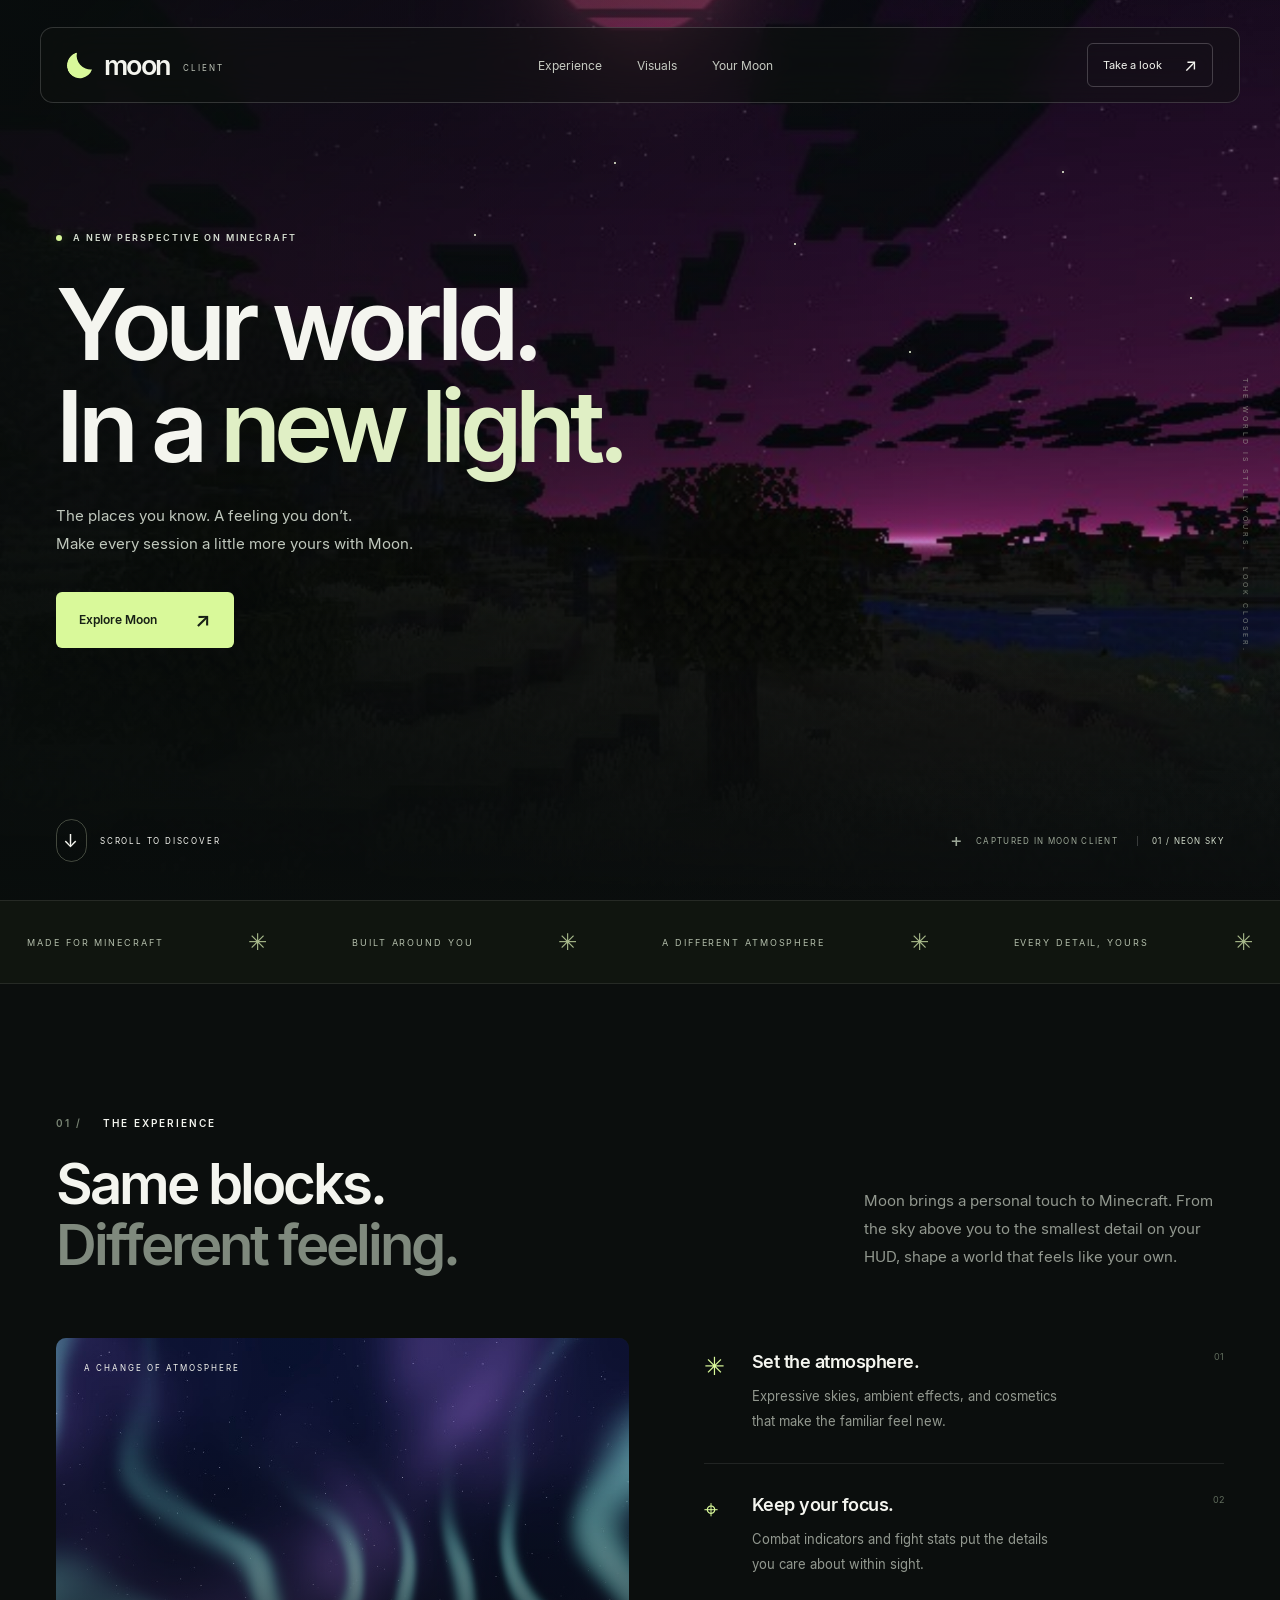
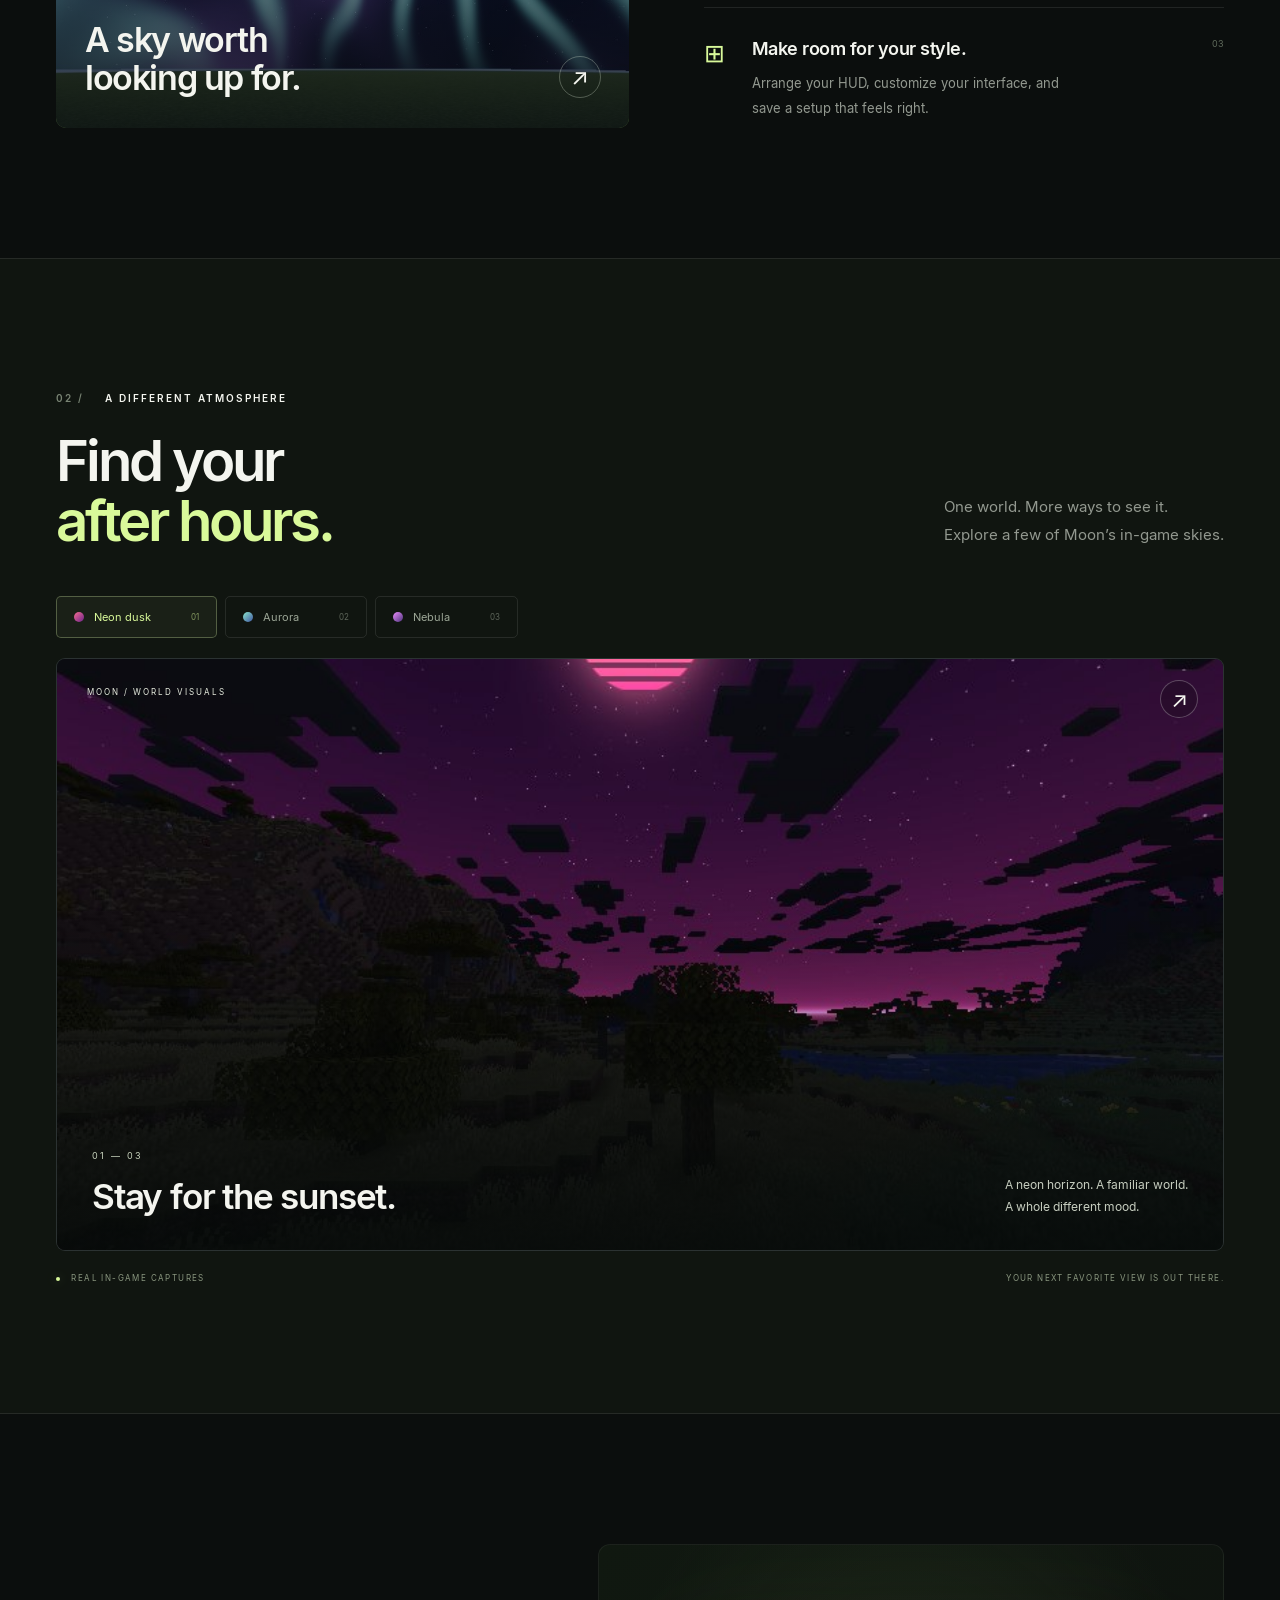
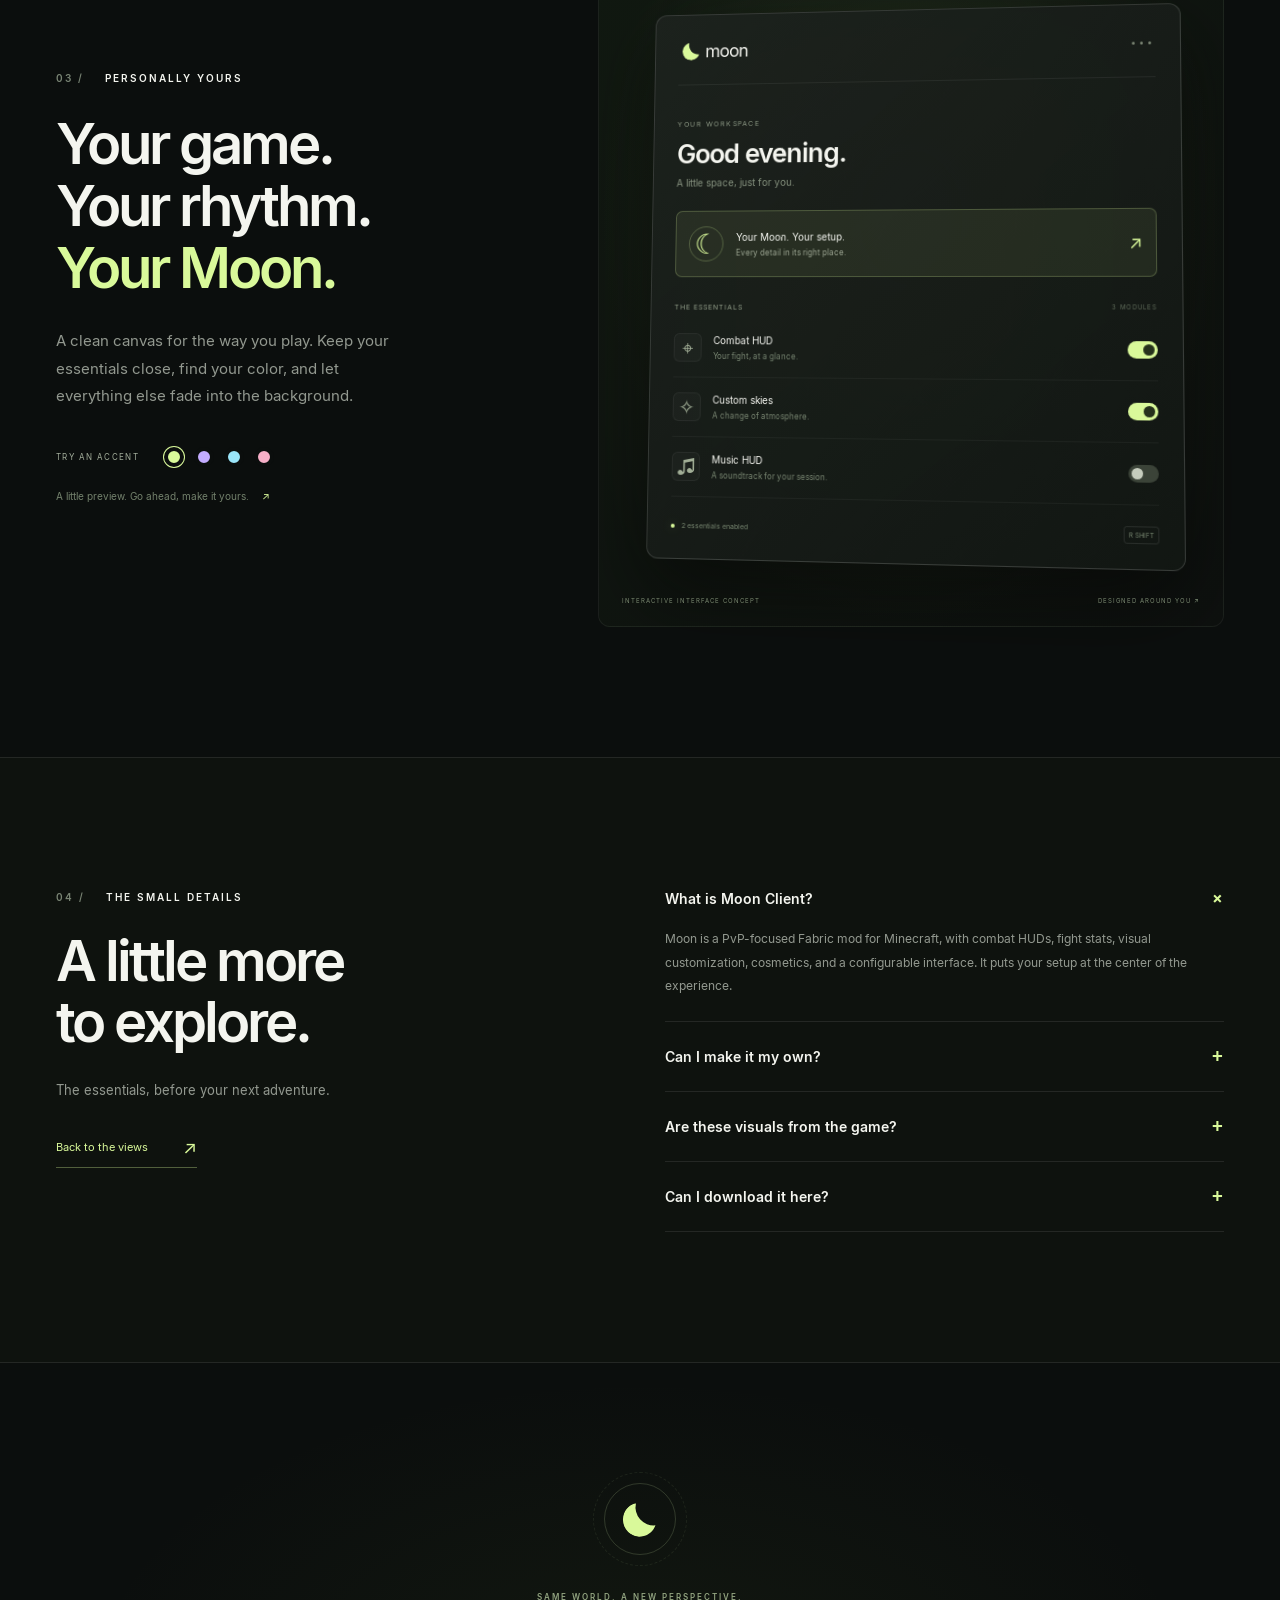
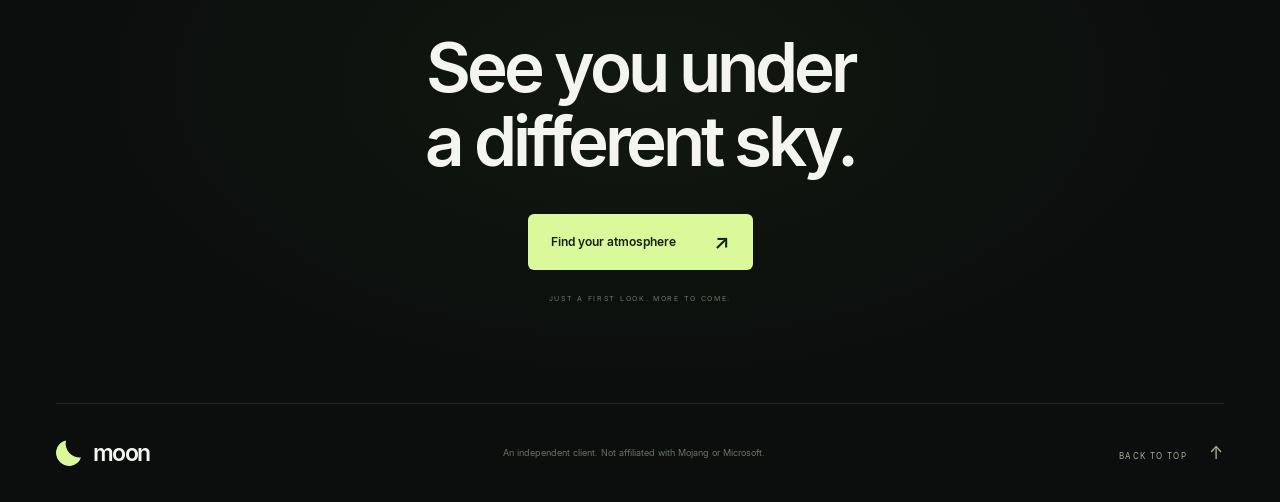
<file: index.html>
<!doctype html>
<html lang="en">
<head>
  <meta charset="UTF-8">
  <meta name="viewport" content="width=device-width, initial-scale=1">
  <meta name="theme-color" content="#0b0e0d">
  <meta name="description" content="Meet Moon Client. Expressive skies, a personal HUD, and thoughtful tools for your Minecraft world. Explore the experience.">
  <title>Moon Client — Your world, in a new light.</title>
  <link rel="icon" href="assets/favicon.svg" type="image/svg+xml">
  <link rel="preload" href="assets/inter-regular.ttf" as="font" type="font/ttf" crossorigin>
  <link rel="preload" href="assets/neon.jpg" as="image">
  <link rel="stylesheet" href="styles.css">
  <script src="app.js" defer></script>
</head>
<body>
  <a class="skip-link" href="#main">Skip to content</a>
  <div class="reading-progress" aria-hidden="true"></div>
  <header class="header">
    <a class="brand" href="#" aria-label="Moon Client home"><span class="moon-mark" aria-hidden="true"></span>moon<span class="brand-client">CLIENT</span></a>
    <nav aria-label="Main navigation"><a href="#experience">Experience</a><a href="#visuals">Visuals</a><a href="#your-moon">Your Moon</a></nav>
    <a class="header-cta" href="#explore">Take a look <span aria-hidden="true">↗</span></a>
    <button class="menu-toggle" aria-label="Open navigation" aria-expanded="false" aria-controls="mobile-menu"><span></span><span></span></button>
    <nav id="mobile-menu" class="mobile-menu" aria-label="Mobile navigation" hidden><a href="#experience">Experience</a><a href="#visuals">Visuals</a><a href="#your-moon">Your Moon</a><a href="#explore">Take a look ↗</a></nav>
  </header>
  <main id="main">
    <section class="hero" aria-labelledby="hero-title">
      <div class="hero-landscape" aria-hidden="true"></div><div class="hero-shade" aria-hidden="true"></div>
      <div class="star-field" aria-hidden="true"><i></i><i></i><i></i><i></i><i></i><i></i></div>
      <div class="hero-content wrap">
        <div class="eyebrow hero-enter"><span class="status-dot"></span> A NEW PERSPECTIVE ON MINECRAFT</div>
        <h1 id="hero-title" class="hero-enter">Your world.<br>In a <em>new light.</em></h1>
        <p class="hero-enter">The places you know. A feeling you don’t.<br>Make every session a little more yours with Moon.</p>
        <a class="button primary hero-enter" href="#experience">Explore Moon <span aria-hidden="true">↗</span></a>
      </div>
      <div class="hero-bottom wrap"><a href="#experience" class="scroll-cue"><span>↓</span> SCROLL TO DISCOVER</a><span class="capture-note"><span class="tiny-cross">+</span> CAPTURED IN MOON CLIENT <span class="capture-tag">01 / NEON SKY</span></span></div>
      <div class="hero-coordinate" aria-hidden="true">THE WORLD IS STILL YOURS. &nbsp; LOOK CLOSER.</div>
    </section>
    <div class="feature-strip" aria-label="Moon Client features"><div><span>MADE FOR MINECRAFT</span><i>✳</i><span>BUILT AROUND YOU</span><i>✳</i><span>A DIFFERENT ATMOSPHERE</span><i>✳</i><span>EVERY DETAIL, YOURS</span><i>✳</i></div></div>

    <section id="experience" class="experience wrap section-pad">
      <div class="section-heading reveal"><p class="eyebrow"><span class="section-number">01 /</span> THE EXPERIENCE</p><h2>Same blocks.<br><span class="muted">Different feeling.</span></h2><p class="section-description">Moon brings a personal touch to Minecraft. From the sky above you to the smallest detail on your HUD, shape a world that feels like your own.</p></div>
      <div class="experience-grid">
        <a class="world-card reveal" href="#visuals"><img src="assets/aurora.jpg" alt="Luminous turquoise aurora flowing through a starry sky in Moon Client" width="854" height="480" loading="lazy"><div class="image-shade"></div><span class="image-label">A CHANGE OF ATMOSPHERE</span><div class="world-card-caption"><h3>A sky worth<br>looking up for.</h3><span class="circle-arrow" aria-hidden="true">↗</span></div></a>
        <div class="feature-list">
          <article class="feature-row reveal"><span class="feature-icon" aria-hidden="true">✳</span><div><h3>Set the atmosphere.</h3><p>Expressive skies, ambient effects, and cosmetics that make the familiar feel new.</p></div><span class="row-number">01</span></article>
          <article class="feature-row reveal"><span class="feature-icon crosshair-icon" aria-hidden="true">⌖</span><div><h3>Keep your focus.</h3><p>Combat indicators and fight stats put the details you care about within sight.</p></div><span class="row-number">02</span></article>
          <article class="feature-row reveal"><span class="feature-icon" aria-hidden="true">⊞</span><div><h3>Make room for your style.</h3><p>Arrange your HUD, customize your interface, and save a setup that feels right.</p></div><span class="row-number">03</span></article>
        </div>
      </div>
    </section>

    <section id="visuals" class="visuals section-pad">
      <div class="wrap"><div class="visual-heading reveal"><div><p class="eyebrow"><span class="section-number">02 /</span> A DIFFERENT ATMOSPHERE</p><h2>Find your<br><em>after hours.</em></h2></div><p class="section-description">One world. More ways to see it.<br>Explore a few of Moon’s in-game skies.</p></div>
      <div class="scene-tabs reveal" role="tablist" aria-label="Choose a sky"><button id="tab-neon" role="tab" aria-selected="true" aria-controls="scene-panel" data-scene="neon"><span class="swatch neon-swatch"></span>Neon dusk<span class="tab-index">01</span></button><button id="tab-aurora" role="tab" aria-selected="false" aria-controls="scene-panel" tabindex="-1" data-scene="aurora"><span class="swatch aurora-swatch"></span>Aurora<span class="tab-index">02</span></button><button id="tab-nebula" role="tab" aria-selected="false" aria-controls="scene-panel" tabindex="-1" data-scene="nebula"><span class="swatch nebula-swatch"></span>Nebula<span class="tab-index">03</span></button></div>
      <div id="scene-panel" class="scene-frame reveal" role="tabpanel" aria-labelledby="tab-neon" tabindex="0"><img id="scene-image" src="assets/neon.jpg" alt="A pink striped sun sets over a Minecraft valley beneath a purple neon sky" width="854" height="480" loading="lazy"><div class="scene-vignette"></div><span class="scene-kicker">MOON / WORLD VISUALS</span><button class="expand-button" aria-label="Expand current gameplay screenshot">↗</button><div class="scene-caption"><div><span id="scene-count">01 — 03</span><h3 id="scene-title">Stay for the sunset.</h3></div><p id="scene-description">A neon horizon. A familiar world.<br>A whole different mood.</p></div></div>
      <div class="scene-footnote"><span><span class="status-dot"></span> REAL IN-GAME CAPTURES</span><span>YOUR NEXT FAVORITE VIEW IS OUT THERE.</span></div></div>
    </section>

    <section id="your-moon" class="customize wrap section-pad">
      <div class="customize-copy reveal"><p class="eyebrow"><span class="section-number">03 /</span> PERSONALLY YOURS</p><h2>Your game.<br>Your rhythm.<br><em>Your Moon.</em></h2><p class="section-description">A clean canvas for the way you play. Keep your essentials close, find your color, and let everything else fade into the background.</p><div class="customize-controls"><span class="control-label">TRY AN ACCENT</span><div class="color-options" role="group" aria-label="Preview accent color"><button class="color-option active" data-color="lime" aria-label="Lunar lime" aria-pressed="true" style="--swatch:#d9f99a"></button><button class="color-option" data-color="lilac" aria-label="Soft lilac" aria-pressed="false" style="--swatch:#c3acff"></button><button class="color-option" data-color="ice" aria-label="Glacier blue" aria-pressed="false" style="--swatch:#9ae5f9"></button><button class="color-option" data-color="rose" aria-label="Dusk rose" aria-pressed="false" style="--swatch:#f6afc7"></button></div></div><p class="interaction-note">A little preview. Go ahead, make it yours. <span aria-hidden="true">↗</span></p></div>
      <div class="customize-stage reveal" data-accent="lime"><div class="stage-glow"></div><div class="interface-demo"><div class="demo-top"><span class="demo-brand"><span class="moon-mark"></span> moon</span><span class="demo-dots">•••</span></div><div class="demo-title"><span>YOUR WORKSPACE</span><h3>Good evening.</h3><p>A little space, just for you.</p></div><div class="demo-welcome"><span class="mini-orbit" aria-hidden="true">☾</span><div>Your Moon. Your setup.<small>Every detail in its right place.</small></div><span aria-hidden="true">↗</span></div><div class="demo-section-label">THE ESSENTIALS <span>3 MODULES</span></div><div class="demo-module"><span class="module-glyph">⌖</span><div>Combat HUD<small>Your fight, at a glance.</small></div><button role="switch" aria-checked="true" aria-label="Preview Combat HUD" data-module="combat"><span></span></button></div><div class="demo-module"><span class="module-glyph">✧</span><div>Custom skies<small>A change of atmosphere.</small></div><button role="switch" aria-checked="true" aria-label="Preview custom skies" data-module="skies"><span></span></button></div><div class="demo-module"><span class="module-glyph">♫</span><div>Music HUD<small>A soundtrack for your session.</small></div><button role="switch" aria-checked="false" aria-label="Preview Music HUD" data-module="music"><span></span></button></div><div class="demo-footer"><span class="status-dot"></span><span id="module-status" aria-live="polite">2 essentials enabled</span><kbd>R SHIFT</kbd></div></div><div class="floating-chip" id="music-chip" hidden><span>♫</span> Music HUD is in your mix.</div><div class="stage-caption"><span>INTERACTIVE INTERFACE CONCEPT</span><span>DESIGNED AROUND YOU ↗</span></div></div>
    </section>

    <section id="explore" class="details-section section-pad"><div class="wrap details-layout"><div class="reveal"><p class="eyebrow"><span class="section-number">04 /</span> THE SMALL DETAILS</p><h2>A little more<br>to explore.</h2><p class="section-description">The essentials, before your next adventure.</p><a class="text-link" href="#visuals">Back to the views <span>↗</span></a></div><div class="faq-list reveal"><details open><summary>What is Moon Client?<span aria-hidden="true">+</span></summary><p>Moon is a PvP-focused Fabric mod for Minecraft, with combat HUDs, fight stats, visual customization, cosmetics, and a configurable interface. It puts your setup at the center of the experience.</p></details><details><summary>Can I make it my own?<span aria-hidden="true">+</span></summary><p>Yes. Moon includes a HUD editor, interface themes, module settings, and profiles. Choose the information you want to see, arrange it to fit your play style, and give your setup a personal touch.</p></details><details><summary>Are these visuals from the game?<span aria-hidden="true">+</span></summary><p>Yes. The sky and world images on this page were captured in Minecraft running Moon Client. The interactive workspace above is a website concept illustrating customization, rather than a live client session.</p></details><details><summary>Can I download it here?<span aria-hidden="true">+</span></summary><p>Not yet. This is a first look at the Moon experience. Downloads aren’t available on this website.</p></details></div></div></section>
    <section class="closing wrap reveal"><span class="closing-orbit" aria-hidden="true"><span class="moon-mark"></span></span><p class="eyebrow">SAME WORLD. A NEW PERSPECTIVE.</p><h2>See you under<br>a different sky.</h2><a class="button primary" href="#visuals">Find your atmosphere <span aria-hidden="true">↗</span></a><span class="closing-note">JUST A FIRST LOOK. MORE TO COME.</span></section>
  </main>
  <footer class="footer wrap"><a class="brand" href="#" aria-label="Back to top"><span class="moon-mark" aria-hidden="true"></span>moon</a><p>An independent client. Not affiliated with Mojang or Microsoft.</p><a href="#" class="back-top">BACK TO TOP <span aria-hidden="true">↑</span></a></footer>
  <dialog class="lightbox" aria-label="Gameplay screenshot"><button class="lightbox-close" aria-label="Close screenshot">Close <span aria-hidden="true">×</span></button><img src="assets/neon.jpg" alt=""><p>CAPTURED IN MINECRAFT WITH MOON CLIENT</p></dialog>
</body>
</html>
</file>
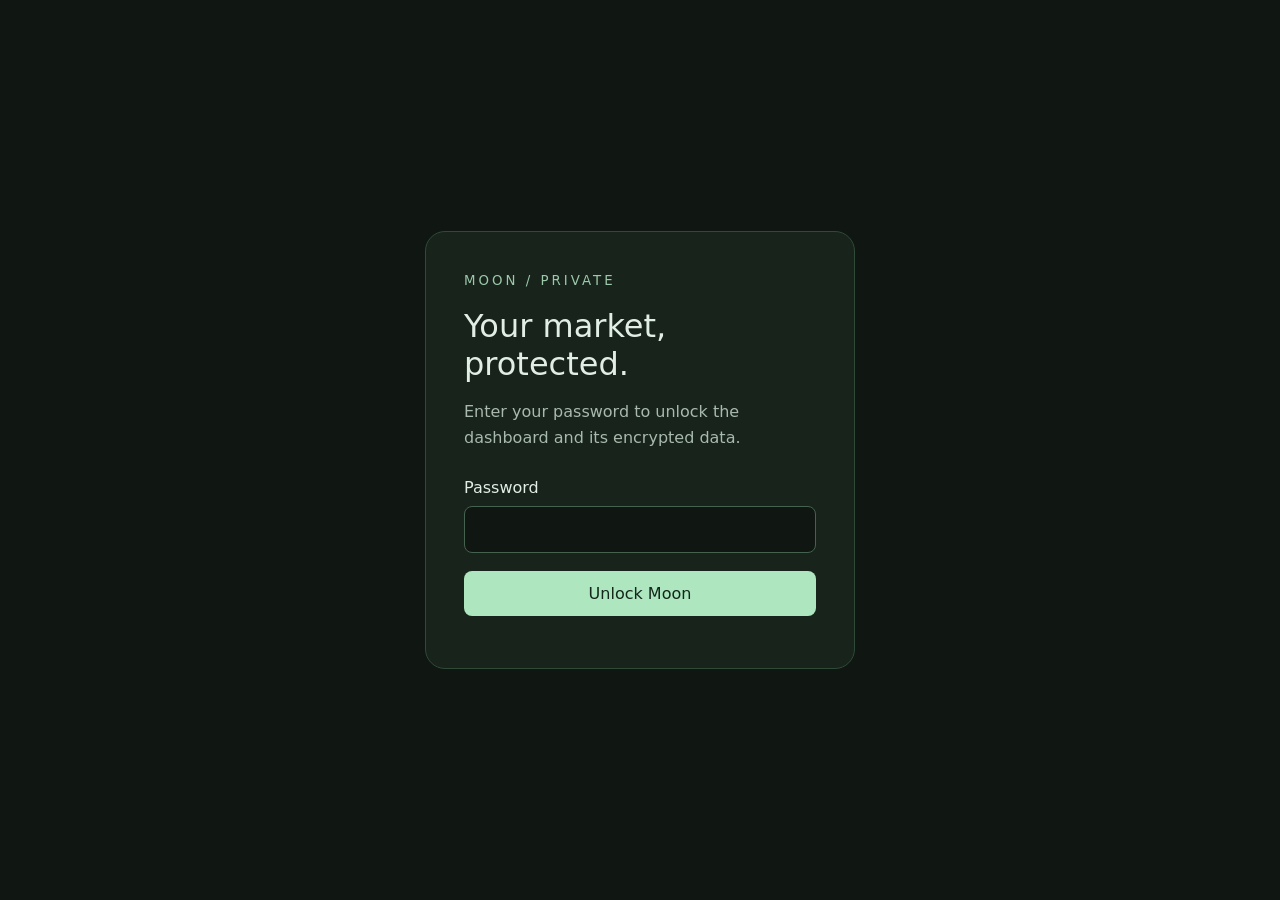
<file: vault/index.html>
<!doctype html><html lang="en"><head><meta charset="utf-8"><meta name="viewport" content="width=device-width,initial-scale=1"><meta name="robots" content="noindex,nofollow"><meta name="referrer" content="no-referrer"><title>Moon · Private access</title><style>*{box-sizing:border-box}body{margin:0;min-height:100vh;display:grid;place-items:center;background:#101713;color:#e1eee5;font:16px system-ui}main{width:min(430px,90vw);padding:38px;border:1px solid #304a38;border-radius:20px;background:#17231b}small{color:#9dc9aa;letter-spacing:3px}h1{font-weight:500;font-size:32px;margin:18px 0 12px}p{color:#a8b9ad;line-height:1.6}label{display:block;margin-top:28px}input,button{width:100%;font:inherit;padding:13px;border-radius:8px;margin-top:9px}input{background:#101713;border:1px solid #45624e;color:white}button{background:#ade6bf;border:0;color:#14271a;cursor:pointer;margin-top:18px}#error{color:#efb8a9;font-size:14px}button:disabled{opacity:.5}</style></head><body><main><small>MOON / PRIVATE</small><h1>Your market, protected.</h1><p>Enter your password to unlock the dashboard and its encrypted data.</p><form id="unlock"><label for="password">Password</label><input id="password" type="password" autocomplete="current-password" required><button id="submit">Unlock Moon</button><p id="error" role="status" aria-live="polite"></p></form></main><script>
const bytes=text=>Uint8Array.from(atob(text),c=>c.charCodeAt(0));
document.getElementById('unlock').onsubmit=async event=>{event.preventDefault();const button=document.getElementById('submit');button.disabled=true;document.getElementById('error').textContent='Unlocking…';try{
const response=await fetch('./app.enc.json',{cache:'no-store'});if(!response.ok)throw Error();const envelope=await response.json();if(envelope.version!==1||envelope.iterations!==600000)throw Error();
const material=await crypto.subtle.importKey('raw',new TextEncoder().encode(document.getElementById('password').value),'PBKDF2',false,['deriveBits']);
const raw=await crypto.subtle.deriveBits({name:'PBKDF2',salt:bytes(envelope.salt),iterations:600000,hash:'SHA-256'},material,256);
const key=await crypto.subtle.importKey('raw',raw,'AES-GCM',false,['decrypt']);const plain=await crypto.subtle.decrypt({name:'AES-GCM',iv:bytes(envelope.iv),additionalData:new TextEncoder().encode('moon-vault-v1:app')},key,bytes(envelope.ciphertext));
const app=JSON.parse(new TextDecoder().decode(plain));const rawText=btoa(String.fromCharCode(...new Uint8Array(raw)));
const html=app.html.replace('<!--MOON_UNLOCK_BOOTSTRAP-->', '<script>('+app.bootstrap+')('+JSON.stringify(rawText)+','+JSON.stringify(app.odds).replace(/</g,'\u003c')+','+JSON.stringify(app.feedUrl)+','+JSON.stringify(app.purchaseFeedUrl||null)+');<\/script>');
document.getElementById('password').value='';document.open();document.write(html);document.close();
}catch{document.getElementById('error').textContent='Unable to unlock. Check your password and connection.';button.disabled=false;}};
</script></body></html>
</file>
<file: styles.css>
@font-face{font-family:Inter;src:url('assets/inter-regular.ttf') format('truetype');font-weight:400;font-display:swap}@font-face{font-family:Inter;src:url('assets/inter-semibold.ttf') format('truetype');font-weight:500 900;font-display:swap}
:root{--bg:#0b0e0d;--surface:#111612;--text:#f4f5ef;--muted:#92988f;--accent:#d9f99a;--line:#ffffff17;--ease:cubic-bezier(.2,.75,.2,1)}*{box-sizing:border-box}html{scroll-behavior:smooth;scroll-padding-top:115px}body{margin:0;background:var(--bg);color:var(--text);font-family:Inter,Arial,sans-serif;-webkit-font-smoothing:antialiased}body:has(dialog[open]){overflow:hidden}button,a{-webkit-tap-highlight-color:transparent}a{color:inherit;text-decoration:none}button{font:inherit;color:inherit;cursor:pointer}button:disabled{cursor:default}button,a,summary{touch-action:manipulation}button:focus-visible,a:focus-visible,summary:focus-visible,[tabindex]:focus-visible{outline:2px solid var(--accent);outline-offset:6px}button{border:0}img{display:block;max-width:100%}h1,h2,h3,p{margin:0}em{font-style:normal;color:var(--accent)}.wrap{width:min(1280px,calc(100% - 112px));margin-inline:auto}.section-pad{padding-block:130px}.eyebrow{font-size:10px;letter-spacing:2px;line-height:1.8;font-weight:600}.section-number{color:#798474;margin-right:16px}.section-description{font-size:15px;color:var(--muted);line-height:1.85;max-width:390px}h2{font-size:clamp(40px,4.4vw,64px);font-weight:500;line-height:1.08;letter-spacing:-3px}h3{font-weight:500}.muted{color:#7f897d}.status-dot{display:inline-block;width:6px;height:6px;border-radius:50%;background:var(--accent);box-shadow:0 0 12px #d9f99a55}.skip-link{position:fixed;top:-100px;left:20px;background:var(--accent);color:var(--bg);padding:16px;z-index:100}.skip-link:focus{top:15px}.reading-progress{height:2px;width:100%;background:var(--accent);position:fixed;top:0;left:0;z-index:60;transform:scaleX(0);transform-origin:left}
.header{position:absolute;top:27px;left:50%;transform:translateX(-50%);width:calc(100% - 80px);max-width:1400px;min-height:76px;border:1px solid #ffffff29;border-radius:13px;background:#11141072;backdrop-filter:blur(22px);z-index:50;display:flex;align-items:center;justify-content:space-between;padding:0 26px;gap:25px}.brand{display:flex;align-items:center;gap:10px;font-size:27px;font-weight:600;letter-spacing:-1.6px}.moon-mark{display:inline-block;position:relative;flex-shrink:0;width:27px;height:27px;border-radius:50%;background:var(--accent);clip-path:path('M 25 18 A 14 14 0 0 1 10 1 A 13 13 0 1 0 25 18 Z')}.brand-client{font-size:8px;font-weight:400;letter-spacing:2px;margin:5px 0 0 2px;color:#bec4b8}.header nav:not(.mobile-menu){display:flex;gap:35px;color:#c5c9c0;font-size:12px}.header nav a{transition:color .2s}.header nav a:hover{color:var(--accent)}.header-cta{border:1px solid #ffffff35;border-radius:6px;padding:11px 15px;font-size:11px;display:flex;gap:22px;align-items:center;transition:background .2s}.header-cta:hover{background:#ffffff14}.header-cta span{font-size:17px}.menu-toggle{display:none}.mobile-menu[hidden]{display:none}
.hero{min-height:790px;height:min(950px,100svh);position:relative;overflow:hidden;isolation:isolate}.hero-landscape{position:absolute;inset:-6% 0;background:url('assets/neon.jpg') center 58%/cover no-repeat;z-index:-4;will-change:transform;transform:scale(1.03)}.hero-shade{position:absolute;inset:0;z-index:-3;background:linear-gradient(90deg,#080d0cc9 0%,#0a0c1038 73%),linear-gradient(0deg,#0b0e0d 0%,#0b0e0d10 35%,#070b0c20 75%,#070b0c66)}.hero-content{padding-top:230px;position:relative}.hero .eyebrow{display:flex;gap:11px;align-items:center;color:#d7dfd2;font-size:9px}.hero h1{font-size:clamp(68px,7.8vw,120px);letter-spacing:-6.5px;font-weight:500;line-height:1.02;margin:27px 0 25px;max-width:900px}.hero h1 em{color:#e0efc5}.hero p{color:#c0c8bd;font-size:15px;line-height:1.9}.button{display:inline-flex;align-items:center;justify-content:space-between;gap:38px;font-size:12px;font-weight:600;padding:18px 23px;border-radius:6px;transition:transform .3s var(--ease),box-shadow .3s,background .3s}.primary{background:var(--accent);color:#172015}.primary:hover{transform:translateY(-3px);background:#e7ffb5;box-shadow:0 8px 32px #d9f99a22}.button span{font-size:20px;line-height:1}.hero .button{margin-top:33px}.hero-bottom{position:absolute;left:0;right:0;bottom:38px;display:flex;align-items:center;justify-content:space-between;gap:20px}.scroll-cue{display:flex;align-items:center;gap:13px;font-size:8px;letter-spacing:1.8px}.scroll-cue>span{display:grid;place-items:center;width:31px;height:43px;border:1px solid #a6ae9260;border-radius:20px;font-size:18px;animation:nudge 3s infinite}.capture-note{display:flex;align-items:center;gap:12px;color:#9ca797;font-size:8px;letter-spacing:1.3px}.tiny-cross{font-size:19px}.capture-tag{border-left:1px solid #ffffff30;padding-left:14px;margin-left:7px;color:#d3ddcc}.hero-coordinate{position:absolute;right:30px;top:42%;writing-mode:vertical-rl;font-size:7px;letter-spacing:3px;color:#b5beac99}.hero-enter{animation:enter 1s var(--ease) both}.hero h1{animation-delay:.12s}.hero p{animation-delay:.22s}.hero .button{animation-delay:.32s}.star-field{position:absolute;inset:0;z-index:-2;pointer-events:none}.star-field i{position:absolute;left:62%;top:27%;width:2px;height:2px;background:#f5ffe2;border-radius:50%;box-shadow:0 0 10px #e8ffc2;animation:twinkle 5s ease-in-out infinite}.star-field i:nth-child(2){left:83%;top:19%;animation-delay:-2s}.star-field i:nth-child(3){left:48%;top:18%;animation-delay:-3s}.star-field i:nth-child(4){left:93%;top:33%;animation-delay:-1s}.star-field i:nth-child(5){left:71%;top:39%;animation-delay:-4s}.star-field i:nth-child(6){left:37%;top:26%;animation-delay:-2.5s}
.feature-strip{border-top:1px solid var(--line);border-bottom:1px solid var(--line);background:#10150f;padding:27px 0;overflow:hidden}.feature-strip>div{display:flex;align-items:center;justify-content:space-around;gap:30px;min-width:850px;max-width:1450px;margin:auto}.feature-strip span{font-size:9px;letter-spacing:1.9px;color:#b3beab;white-space:nowrap}.feature-strip i{font-size:23px;font-style:normal;color:#a8ba8b}.section-heading{display:grid;grid-template-columns:1.1fr 1fr;gap:22px 80px;align-items:end}.section-heading .eyebrow{grid-column:1/-1}.section-heading .section-description{max-width:360px;justify-self:end;margin-bottom:5px}.experience-grid{display:grid;grid-template-columns:1.1fr 1fr;gap:75px;margin-top:62px}.world-card{min-height:390px;border-radius:10px;overflow:hidden;position:relative;background:#142023}.world-card img{width:100%;height:100%;object-fit:cover;position:absolute;transition:transform 1.1s var(--ease)}.world-card:hover img{transform:scale(1.06)}.image-shade{position:absolute;inset:0;background:linear-gradient(180deg,#060b101f 20%,#060b10da)}.image-label{position:absolute;top:25px;left:28px;font-size:8px;letter-spacing:2px}.world-card-caption{position:absolute;bottom:30px;left:29px;right:28px;display:flex;align-items:end;justify-content:space-between}.world-card h3{font-size:34px;line-height:1.13;letter-spacing:-1.4px}.circle-arrow{width:42px;height:42px;border:1px solid #d5e3cf50;border-radius:50%;display:grid;place-items:center;font-size:23px}.feature-list{display:flex;flex-direction:column;justify-content:center}.feature-row{border-bottom:1px solid var(--line);display:flex;gap:21px;padding:30px 0;position:relative}.feature-row:first-child{padding-top:6px}.feature-row:last-child{border-bottom:0;padding-bottom:0}.feature-icon{color:var(--accent);font-size:25px;line-height:1.2;width:27px;flex-shrink:0}.feature-row h3{font-size:18px;letter-spacing:-.5px;margin-bottom:12px}.feature-row p{font-size:13px;line-height:1.9;color:var(--muted);max-width:320px}.row-number{font-size:9px;color:#606b5c;margin-left:auto}
.visuals{background:#101510;border-top:1px solid var(--line);border-bottom:1px solid var(--line);position:relative;overflow:hidden}.visual-heading{display:flex;align-items:end;justify-content:space-between;gap:35px}.visual-heading .eyebrow{margin-bottom:24px}.visual-heading .section-description{padding-bottom:4px}.scene-tabs{display:flex;gap:8px;margin:44px 0 20px}.scene-tabs button{background:transparent;display:flex;align-items:center;gap:10px;border:1px solid #ffffff18;padding:13px 17px;border-radius:5px;color:#9ca696;font-size:11px;transition:background .25s,color .25s,border-color .25s}.scene-tabs button:hover{background:#ffffff07}.scene-tabs button[aria-selected=true]{background:#d9f99a0d;border-color:#b1c88c60;color:var(--accent)}.swatch{width:10px;height:10px;display:block;border-radius:50%}.neon-swatch{background:linear-gradient(135deg,#f56d91,#6d228a)}.aurora-swatch{background:linear-gradient(135deg,#8ce6cc,#4057a2)}.nebula-swatch{background:linear-gradient(135deg,#eb8efc,#4d327c)}.tab-index{margin-left:30px;font-size:8px;opacity:.55}.scene-frame{position:relative;aspect-ratio:1.97;background:#131b1b;overflow:hidden;border-radius:9px;border:1px solid #ffffff1a}.scene-frame>img{width:100%;height:100%;object-fit:cover;transition:opacity .25s,transform 1s var(--ease)}.scene-frame:hover>img{transform:scale(1.025)}.scene-frame.changing>img{opacity:.1;transform:scale(1.04)}.scene-vignette{position:absolute;inset:0;background:linear-gradient(0deg,#060a09dc,transparent 60%);pointer-events:none}.scene-kicker{position:absolute;top:28px;left:30px;font-size:8px;letter-spacing:2px;color:#e7ecdf}.expand-button{position:absolute;right:25px;top:21px;background:#060a0933;border:1px solid #ffffff40;width:38px;height:38px;border-radius:50%;font-size:22px;transition:background .2s}.expand-button:hover{background:#d9f99a;color:#101510}.scene-caption{position:absolute;left:35px;right:35px;bottom:33px;display:flex;align-items:end;justify-content:space-between;gap:30px}.scene-caption span{font-size:9px;letter-spacing:2px;color:#c9d4be}.scene-caption h3{font-size:35px;letter-spacing:-1.2px;margin-top:12px}.scene-caption p{font-size:12px;line-height:1.8;color:#c6cdbf}.scene-footnote{display:flex;justify-content:space-between;gap:20px;margin-top:22px;color:#89967f;font-size:8px;letter-spacing:1.4px}.scene-footnote .status-dot{width:4px;height:4px;margin-right:8px}
.customize{display:grid;grid-template-columns:.85fr 1.15fr;gap:80px;align-items:center}.customize .eyebrow{margin-bottom:26px}.customize h2{line-height:1.1}.customize .section-description{margin-top:28px;max-width:345px}.customize-controls{margin-top:37px;display:flex;align-items:center;gap:25px}.control-label{font-size:8px;letter-spacing:1.4px;color:#a3ad9b}.color-options{display:flex;gap:10px}.color-option{background:var(--swatch);width:20px;height:20px;border-radius:50%;border:4px solid var(--bg);box-shadow:0 0 0 1px transparent;transition:box-shadow .25s,transform .25s}.color-option:hover{transform:scale(1.15)}.color-option.active{box-shadow:0 0 0 1px var(--swatch)}.interaction-note{margin-top:23px;font-size:10px;color:#73816c}.interaction-note span{margin-left:10px;color:var(--accent)}.customize-stage{--demo-accent:#d9f99a;position:relative;padding:60px 45px 65px;border:1px solid #ffffff0f;border-radius:12px;background:radial-gradient(ellipse at 50% 40%,#28362099,transparent 70%),linear-gradient(135deg,#101810,#0d100e);perspective:1000px}.customize-stage[data-accent=lilac]{--demo-accent:#c3acff}.customize-stage[data-accent=ice]{--demo-accent:#9ae5f9}.customize-stage[data-accent=rose]{--demo-accent:#f6afc7}.stage-glow{position:absolute;inset:14%;background:var(--demo-accent);opacity:.07;filter:blur(55px);pointer-events:none;transition:background .4s}.interface-demo{position:relative;background:linear-gradient(140deg,#1c211df5,#111612fa);border:1px solid #ffffff24;border-radius:12px;padding:24px;box-shadow:0 30px 80px #0008;transform:rotateY(-5deg) rotateX(3deg);transition:transform .7s var(--ease),border-color .4s}.customize-stage:hover .interface-demo{transform:rotateY(0) rotateX(0);border-color:color-mix(in srgb,var(--demo-accent) 25%,transparent)}.demo-top{display:flex;justify-content:space-between;align-items:center;border-bottom:1px solid #ffffff10;padding-bottom:21px}.demo-brand{display:flex;align-items:center;gap:6px;font-size:18px;letter-spacing:-1px}.demo-brand .moon-mark{background:var(--demo-accent);width:27px;transform:scale(.7);margin-right:-5px}.demo-dots{color:#7e8977;letter-spacing:3px;font-size:9px}.demo-title{margin-top:27px}.demo-title>span{font-size:7px;letter-spacing:1.5px;color:#8b9783}.demo-title h3{font-size:27px;letter-spacing:-1px;margin-top:8px}.demo-title p{font-size:10px;color:#84907d;margin-top:7px}.demo-welcome{display:flex;align-items:center;gap:13px;background:color-mix(in srgb,var(--demo-accent) 7%,transparent);border:1px solid color-mix(in srgb,var(--demo-accent) 22%,transparent);border-radius:7px;padding:15px 13px;margin-top:23px;font-size:10px;transition:background .4s,border-color .4s}.demo-welcome>span:last-child{margin-left:auto;color:var(--demo-accent);font-size:17px}.demo-welcome small{display:block;font-size:8px;color:#9ca591;margin-top:5px}.mini-orbit{display:grid;place-items:center;flex-shrink:0;border:1px solid color-mix(in srgb,var(--demo-accent) 25%,transparent);width:36px;height:36px;border-radius:50%;font-size:28px;color:var(--demo-accent)}.demo-section-label{display:flex;justify-content:space-between;color:#929f89;font-size:7px;letter-spacing:1px;margin:26px 0 7px}.demo-section-label span{color:#5f6b59;font-size:6px}.demo-module{display:flex;gap:12px;align-items:center;padding:15px 0;border-bottom:1px solid #ffffff0b;font-size:10px}.module-glyph{width:29px;height:29px;background:#ffffff06;border:1px solid #ffffff0d;border-radius:6px;display:grid;place-items:center;color:#a2af97;font-size:20px}.demo-module small{display:block;color:#778570;font-size:8px;margin-top:5px}.demo-module button{width:29px;height:17px;border-radius:12px;background:#3b4338;margin-left:auto;padding:3px;transition:background .25s}.demo-module button span{display:block;width:11px;height:11px;border-radius:50%;background:#c6cdbe;transition:transform .25s,background .25s}.demo-module button[aria-checked=true]{background:var(--demo-accent)}.demo-module button[aria-checked=true] span{background:#26321c;transform:translateX(12px)}.demo-footer{display:flex;align-items:center;gap:7px;margin-top:20px;color:#778670;font-size:7px}.demo-footer .status-dot{background:var(--demo-accent);width:4px;height:4px}.demo-footer kbd{margin-left:auto;font-size:6px;border:1px solid #ffffff18;border-radius:3px;padding:4px;font-family:inherit}.stage-caption{position:absolute;bottom:22px;left:23px;right:23px;display:flex;justify-content:space-between;gap:20px;color:#77856e;font-size:6px;letter-spacing:1px}.floating-chip{position:absolute;right:15px;bottom:92px;padding:15px 18px;background:#20291f;border:1px solid #ffffff2b;border-radius:8px;font-size:10px;box-shadow:0 10px 40px #0008;animation:enter .4s var(--ease)}.floating-chip span{color:var(--demo-accent);margin-right:10px}
.details-section{border-top:1px solid var(--line);border-bottom:1px solid var(--line);background:#0e120e}.details-layout{display:grid;grid-template-columns:1fr 1.1fr;gap:100px}.details-layout .eyebrow{margin-bottom:25px}.details-layout .section-description{margin-top:25px;font-size:13px}.text-link{margin-top:35px;display:inline-flex;gap:35px;align-items:center;font-size:11px;color:var(--accent);padding-bottom:9px;border-bottom:1px solid #d9f99a55}.text-link span{font-size:18px}.faq-list details{border-bottom:1px solid var(--line);padding:0 0 24px;margin-bottom:24px}.faq-list details:last-child{margin-bottom:0}.faq-list summary{list-style:none;cursor:pointer;display:flex;justify-content:space-between;gap:25px;font-size:14px;font-weight:500;line-height:1.5}.faq-list summary::-webkit-details-marker{display:none}.faq-list summary>span{color:var(--accent);font-size:19px;line-height:1;transition:transform .3s}.faq-list details[open] summary>span{transform:rotate(45deg)}.faq-list details p{font-size:12px;line-height:1.95;color:var(--muted);margin:18px 30px 0 0;animation:enter .35s var(--ease)}.closing{text-align:center;position:relative;padding-block:120px 100px;overflow:hidden}.closing:before{content:'';position:absolute;z-index:-1;background:radial-gradient(ellipse,#62853415,transparent 67%);inset:0}.closing-orbit{display:flex;align-items:center;justify-content:center;width:72px;height:72px;border:1px solid #bfd79933;border-radius:50%;margin:0 auto 35px;position:relative}.closing-orbit:after{content:'';position:absolute;inset:-12px;border:1px dashed #bfd79917;border-radius:50%;animation:orbit 60s linear infinite}.closing-orbit .moon-mark{transform:scale(1.3)}.closing .eyebrow{font-size:8px;color:#91a37f}.closing h2{margin-top:25px;font-size:clamp(45px,5.4vw,78px);letter-spacing:-4px}.closing .button{margin-top:35px}.closing-note{display:block;font-size:7px;letter-spacing:1.7px;color:#697760;margin-top:24px}.footer{border-top:1px solid var(--line);display:flex;align-items:center;justify-content:space-between;gap:25px;padding-block:35px}.footer .brand{font-size:23px}.footer p{font-size:9px;color:#687561}.back-top{font-size:8px;letter-spacing:1.4px;color:#a5b19a}.back-top span{margin-left:18px;font-size:17px}.lightbox{padding:55px 25px 25px;background:#0b0e0df5;color:var(--text);border:1px solid #ffffff30;border-radius:12px;width:min(1200px,95vw);max-height:94svh}.lightbox::backdrop{background:#000d;backdrop-filter:blur(10px)}.lightbox img{max-height:75svh;width:100%;object-fit:contain}.lightbox-close{position:absolute;right:20px;top:16px;background:none;display:flex;align-items:center;gap:20px;font-size:12px}.lightbox-close span{font-size:23px}.lightbox p{text-align:center;font-size:8px;letter-spacing:2px;color:#9eac93;margin-top:20px}
.js-motion .reveal{opacity:0;transform:translateY(28px);transition:opacity .85s var(--ease),transform .85s var(--ease)}.js-motion .reveal.visible{opacity:1;transform:translateY(0)}.feature-row:nth-child(2){transition-delay:.07s}.feature-row:nth-child(3){transition-delay:.14s}@keyframes enter{from{opacity:0;transform:translateY(20px)}to{opacity:1;transform:translateY(0)}}@keyframes nudge{0%,100%{transform:translateY(0)}50%{transform:translateY(5px)}}@keyframes twinkle{0%,100%{opacity:.2}50%{opacity:.9}}@keyframes orbit{to{transform:rotate(360deg)}}
@media(min-width:1600px){.hero-content{padding-top:260px}}@media(max-width:1100px){.wrap{width:calc(100% - 72px)}.hero h1{font-size:90px}.experience-grid{gap:38px}.customize{gap:45px}.customize-stage{padding:45px 24px 55px}.details-layout{gap:60px}.capture-tag{display:none}.section-pad{padding-block:100px}}
@media(max-width:760px){html{scroll-padding-top:35px}.wrap{width:calc(100% - 40px)}.header{top:16px;width:calc(100% - 32px);min-height:65px;padding:0 18px}.brand{font-size:24px}.brand-client{font-size:7px}.header nav:not(.mobile-menu),.header-cta{display:none}.menu-toggle{display:flex;flex-direction:column;gap:5px;background:none;width:40px;height:40px;justify-content:center;align-items:center}.menu-toggle span{width:19px;height:1px;background:var(--text);transition:transform .2s}.menu-toggle[aria-expanded=true] span:first-child{transform:translateY(3px) rotate(45deg)}.menu-toggle[aria-expanded=true] span:last-child{transform:translateY(-3px) rotate(-45deg)}.mobile-menu{position:absolute;top:75px;left:0;right:0;background:#141b13;border:1px solid #ffffff24;border-radius:10px;padding:14px;display:flex;flex-direction:column;box-shadow:0 20px 40px #0008}.mobile-menu a{padding:16px;font-size:14px}.hero{min-height:720px;height:92svh;max-height:900px}.hero-content{padding-top:205px}.hero h1{font-size:clamp(53px,10.5vw,79px);letter-spacing:-3.6px;line-height:1.06;margin-top:25px}.hero .eyebrow{font-size:7px;letter-spacing:1.6px}.hero p{font-size:13px;line-height:1.9}.hero .button{margin-top:28px}.hero-landscape{background-position:59% center}.hero-shade{background:linear-gradient(90deg,#080d0cc9,#0a0c1030),linear-gradient(0deg,#0b0e0d,transparent 55%)}.hero-coordinate{display:none}.hero-bottom{bottom:28px}.capture-note{font-size:6px;letter-spacing:.8px;gap:6px}.scroll-cue{font-size:6px;letter-spacing:1px;gap:8px}.scroll-cue>span{width:26px;height:36px}.feature-strip{padding-block:21px}.feature-strip>div{min-width:680px;gap:25px;justify-content:start;padding-left:20px}.feature-strip span{font-size:8px}.feature-strip i{font-size:18px}.section-pad{padding-block:75px}h2{font-size:44px;letter-spacing:-2.2px}.section-heading{display:block}.section-heading .eyebrow{margin-bottom:20px}.section-heading .section-description{margin-top:24px;max-width:430px}.section-description{font-size:13px}.experience-grid{grid-template-columns:1fr;margin-top:35px;gap:38px}.world-card{min-height:350px}.world-card h3{font-size:31px}.feature-row{padding-block:24px}.feature-row p{max-width:100%}.feature-row h3{font-size:17px}.feature-row .row-number{display:none}.visual-heading{display:block}.visual-heading .section-description{margin-top:25px}.visual-heading h2 br{display:none}.visual-heading h2{max-width:380px}.scene-tabs{margin-top:30px;gap:6px}.scene-tabs button{padding:12px 10px;font-size:10px;gap:7px;flex:1;justify-content:center}.tab-index{display:none}.scene-frame{aspect-ratio:1.05}.scene-frame>img{object-position:43% center}.scene-kicker{top:20px;left:20px;font-size:7px}.expand-button{top:14px;right:15px}.scene-caption{left:20px;right:20px;bottom:25px;display:block}.scene-caption h3{font-size:29px;margin-top:9px}.scene-caption p{font-size:10px;margin-top:12px}.scene-footnote{font-size:6px;letter-spacing:.7px;gap:12px}.scene-footnote>span:last-child{max-width:135px;text-align:right;line-height:1.6}.customize{grid-template-columns:1fr;gap:45px}.customize-copy h2{font-size:49px}.customize-stage{max-width:500px;width:100%;margin:auto;padding:40px 25px 55px}.interface-demo{transform:none}.customize .section-description{max-width:430px}.customize-controls{margin-top:28px}.details-layout{grid-template-columns:1fr;gap:44px}.details-layout h2 br{display:none}.details-layout h2{max-width:350px}.faq-list summary{font-size:13px}.closing{padding-block:85px 75px}.closing h2{font-size:48px;letter-spacing:-2.8px}.footer{flex-wrap:wrap;gap:22px;padding-block:30px}.footer p{order:3;width:100%;font-size:8px}.back-top{margin-left:auto;font-size:7px}.stage-caption{font-size:5px;gap:10px}.lightbox{padding:55px 10px 20px}.lightbox p{font-size:6px}}
@media(prefers-reduced-motion:reduce){html{scroll-behavior:auto}*,*::before,*::after{animation:none!important;transition:none!important}.js-motion .reveal{opacity:1;transform:none}.hero-landscape{will-change:auto;transform:none!important}.interface-demo{transform:none}}
</file>
